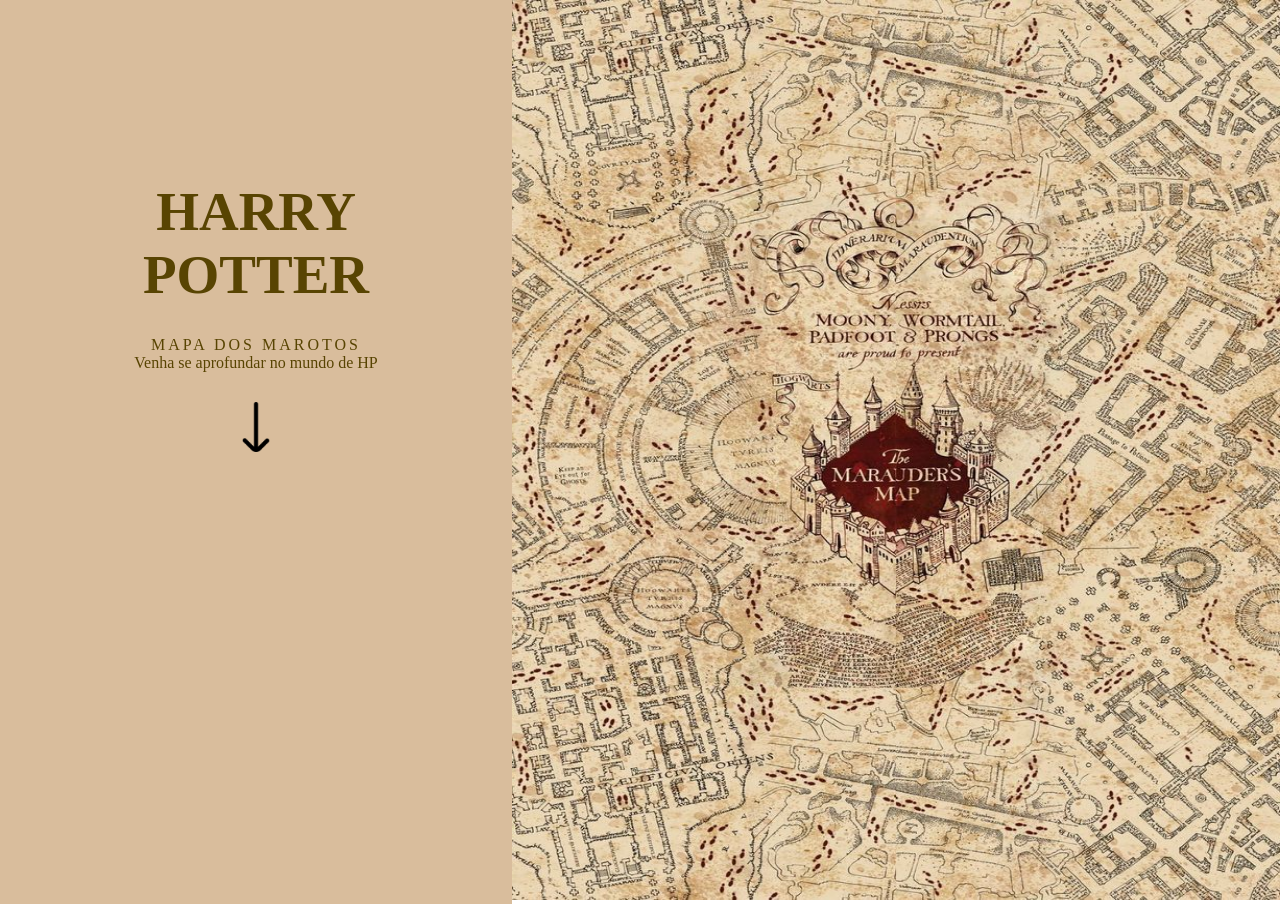
<file: index.html>
<!DOCTYPE html>
<html lang="pt-br">

<head>
    <meta charset="UTF-8">
    <meta name="viewport" content="width=device-width, initial-scale=1.0">
    <title>HARRY POTTER</title>
    <link rel="stylesheet" href="estilo.css">
</head>

<body>

    <div class="pagina">

        <div class="texto1">

            <h1>HARRY<br>POTTER</h1>

            <p class="subtitulo">MAPA DOS MAROTOS</p>

            <p>Venha se aprofundar no mundo de HP</p>

            <a href="pagina2.html" class="seta">
                <img src="img/seta2.png" alt="Continuar">
            </a>

        </div>

        <div class="imagem">

            <a href="pagina2.html">
                <img src="img/mapa.png" alt="Mapa dos Marotos">
            </a>

        </div>

    </div>

</body>

</html>
</file>
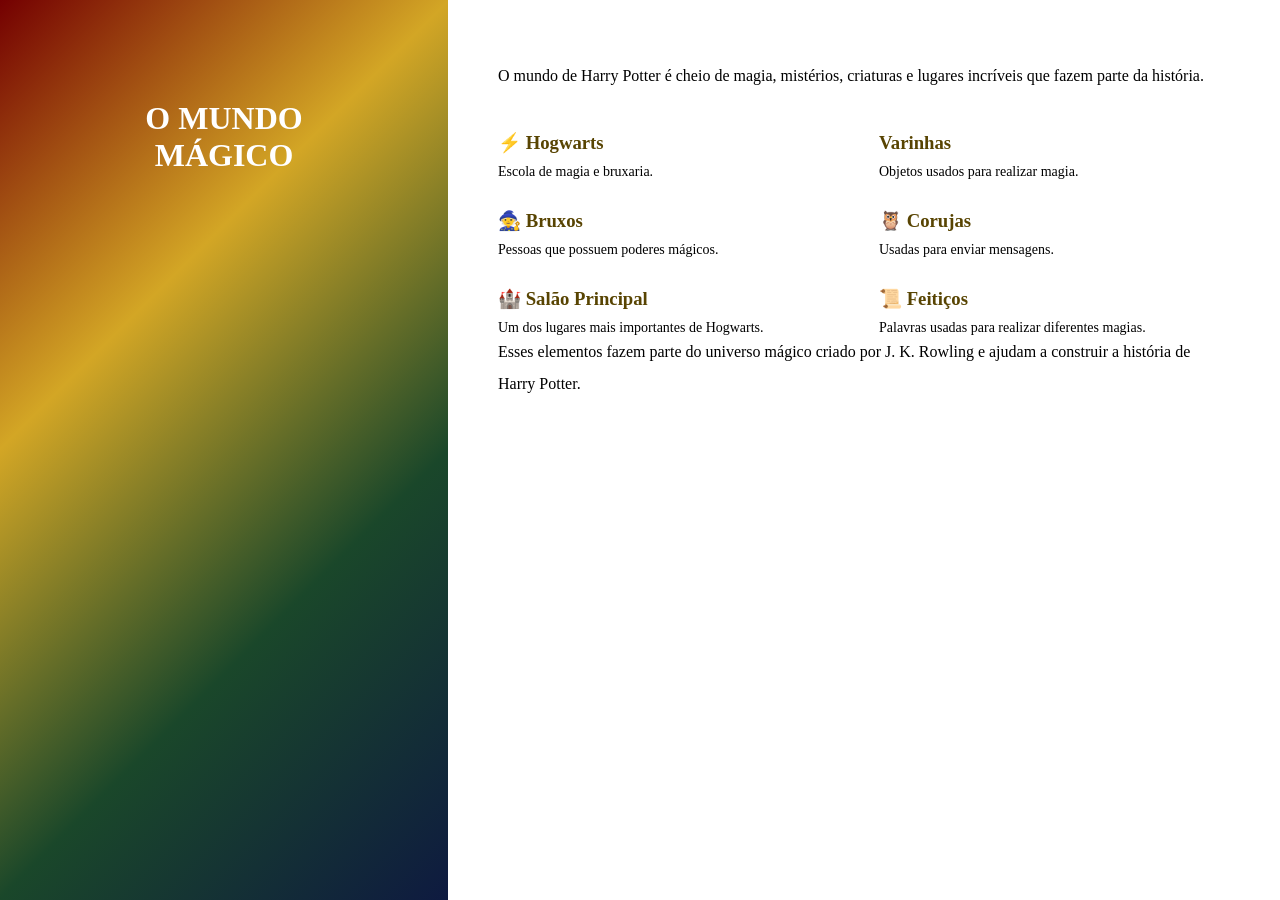
<file: pagina4.html>
<!DOCTYPE html>
<html lang="pt-br">

<head>
    <meta charset="UTF-8">
    <meta name="viewport" content="width=device-width, initial-scale=1.0">
    <title>Harry Potter - Página 4</title>

    <link rel="stylesheet" href="estilo.css">
</head>

<body>

    <div class="pagina4">

        <div class="bloco4">
            <h1>
                O MUNDO<br>
                MÁGICO
            </h1>
        </div>

        <div class="conteudo4">

            <p>
                O mundo de Harry Potter é cheio de magia, mistérios,
                criaturas e lugares incríveis que fazem parte da
                história.
            </p>

            <div class="informacoes4">

                <div>
                    <h3>⚡ Hogwarts</h3>
                    <p>Escola de magia e bruxaria.</p>
                </div>

                <div>
                    <h3> Varinhas</h3>
                    <p>Objetos usados para realizar magia.</p>
                </div>

                <div>
                    <h3>🧙 Bruxos</h3>
                    <p>Pessoas que possuem poderes mágicos.</p>
                </div>

                <div>
                    <h3>🦉 Corujas</h3>
                    <p>Usadas para enviar mensagens.</p>
                </div>

                <div>
                    <h3>🏰 Salão Principal</h3>
                    <p>Um dos lugares mais importantes de Hogwarts.</p>
                </div>

                <div>
                    <h3>📜 Feitiços</h3>
                    <p>Palavras usadas para realizar diferentes magias.</p>
                </div>

            </div>

            <p>
                Esses elementos fazem parte do universo mágico criado
                por J. K. Rowling e ajudam a construir a história de
                Harry Potter.
            </p>

        </div>

    </div>

</body>

</html>
</file>
<file: estilo.css>
* {
    margin: 0;
    padding: 0;
}

body {
    font-family: Georgia, serif;
}

/* PÁGINA 1 */
.pagina {
    display: grid;
    grid-template-columns: 40% 60%;
    height: 100vh;
}

.texto1 {
    background: #D9BD9C;
    color: #584402;
    text-align: center;
    padding-top: 180px;
}

.texto1 h1 {
    font-size: 55px;
}

.subtitulo {
    margin-top: 30px;
    letter-spacing: 3px;
}

.seta {
    display: block;
    margin-top: 30px;
}

.seta img {
    width: 50px;
}

.seta img:hover {
    content: url("img/seta-dourada.png");
}

.imagem img {
    width: 100%;
    height: 100vh;
}

/* PÁGINA 2 */
.pagina2 {
    display: grid;
    grid-template-columns: 40% 60%;
    height: 100vh;
}

.informacao {
    background: #D9BD9C;
    color:#584402;
    text-align: center;
    padding: 50px;
    padding-top: 150px;
}

.informacao h2 {
    font-size: 35px;
    margin-bottom: 50px;
}

.informacao h3 {
    margin-bottom: 25px;
}

.informacao p {
    color: white;
    line-height: 2;
}

.galeria {
    padding: 80px 30px;
}

.fileira {
    display: flex;
    gap: 15px;
    margin-bottom: 30px;
}

.fileira img {
    width: 180px;
    
}

/*PAGINA3*/
.pagina3 {
    display: grid;
    grid-template-columns: 40% 60%;
    height: 100vh;
}

.bloco1{
    background: linear-gradient(135deg, #591515, #D9B589, #D9B589);
    color: white;
    text-align: center;
    padding-top: 250px;
}

.bloco1 h1 {
    font-size: 40px;
}

.conteudo3 {
    padding: 100px 50px;
}

.conteudo3 p {
    line-height: 2;
    margin-bottom: 40px;
}

.conteudo3 img {
    width: 100%;
}

/*PAGINA 4*/
.pagina4 {
    display: grid;
    grid-template-columns: 35% 65%;
    height: 100vh;
}

.bloco4 {
    background: linear-gradient(135deg, #740001, #D3A625, #1A472A, #0E1A40);
    color: white;
    text-align: center;
    padding-top: 100px;
}

.conteudo4 {
    padding: 60px 50px;
}

.conteudo4 > p {
    line-height: 2;
    margin-bottom: 40px;
}

.informacoes4 {
    display: grid;
    grid-template-columns: 1fr 1fr;
    gap: 30px;
}

.informacoes4 h3 {
    margin-bottom: 10px;
    color: #584402;
}

.informacoes4 p {
    font-size: 14px;
}
</file>
